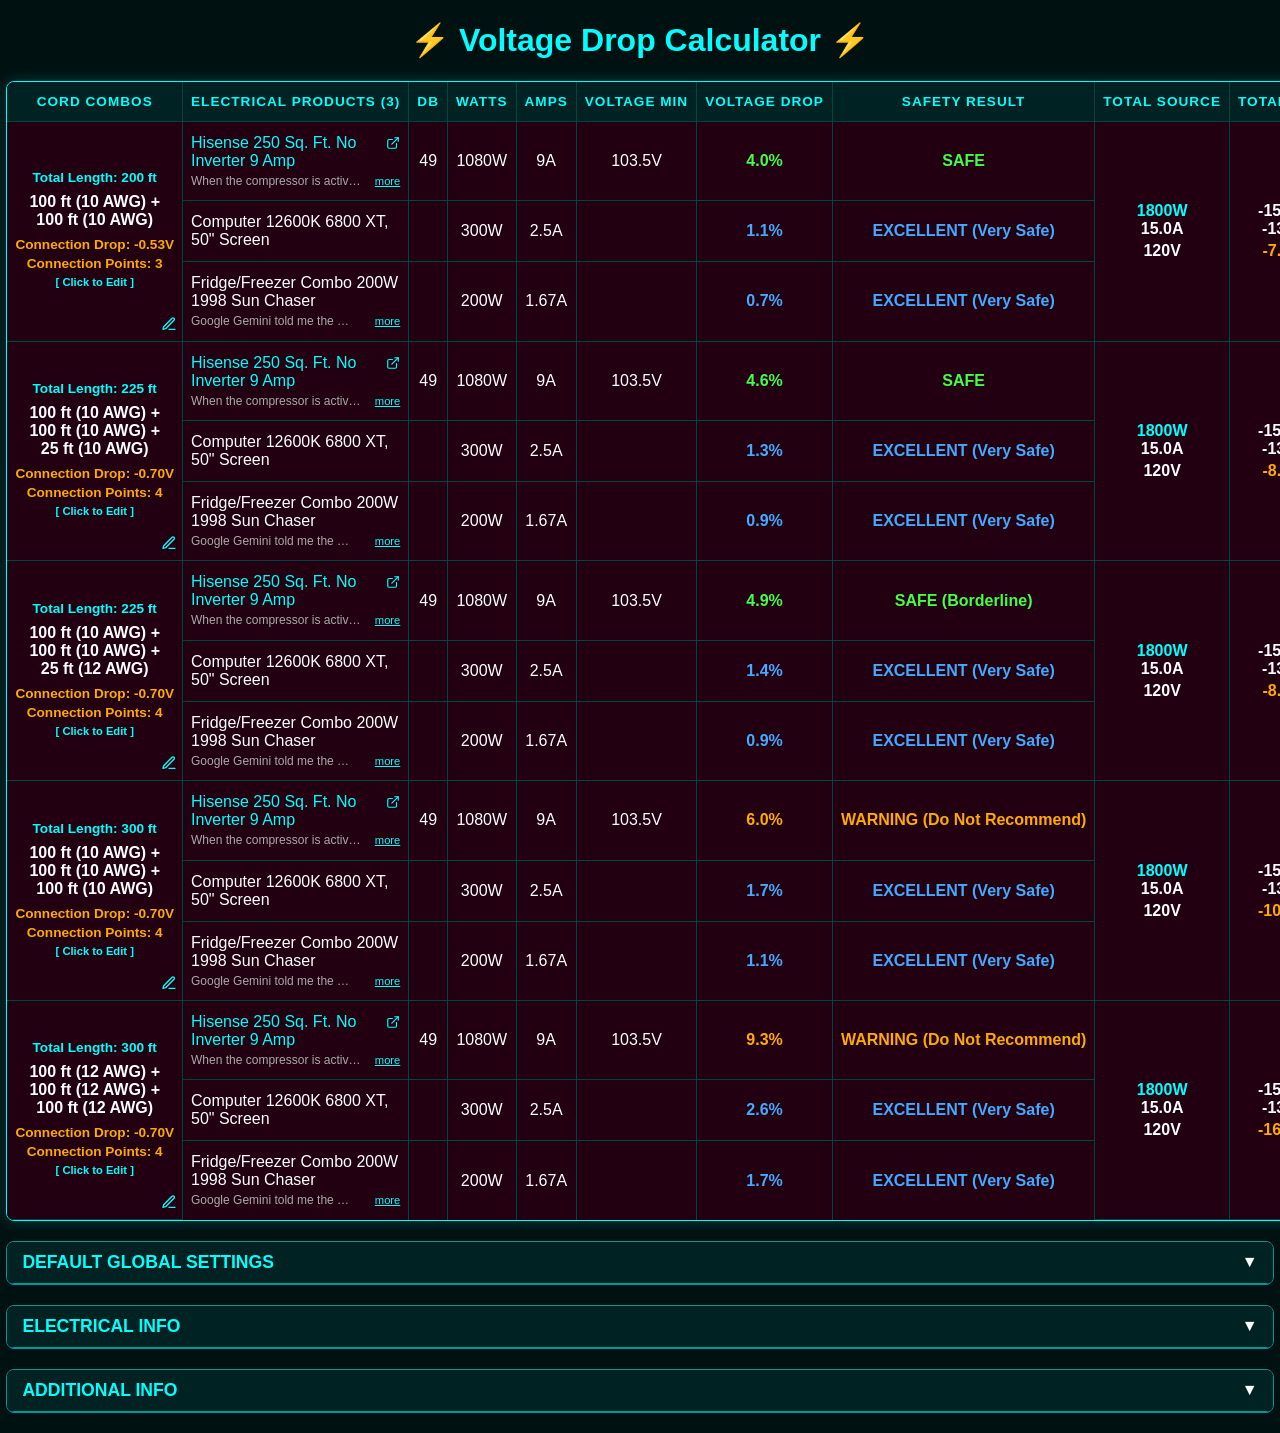
<file: index.html>
<!DOCTYPE html>
<html lang="en">
<head>
    <meta charset="UTF-8">
    <meta name="viewport" content="width=device-width, initial-scale=1.0">
    <title>Voltage Drop Calculator</title>
    <link rel="stylesheet" href="styles-root.css">
    <link rel="stylesheet" href="styles-rules.css">
</head>
<body style="margin: 0; padding: 0;">

    <div class="container">
        <h1>⚡ Voltage Drop Calculator ⚡</h1>
        
        <!-- Main Results Table -->
        <table id="results-table">
            <thead>
                <tr>
                    <th>Cord Combos</th>
                    <th id="header-products">Electrical Product</th>
                    <th>DB</th>
                    <th>Watts</th>
                    <th>Amps</th>
                    <th>Voltage Min</th>
                    <th>Voltage Drop</th>
                    <th>Safety Result</th>
                    <th>Total Source</th>
                    <th>Total Load</th>
                    <th>Available</th>
                </tr>
            </thead>
            <!-- Rows injected by JS using multiple tbody elements -->
        </table>

        <!-- Settings Accordion -->
        <div class="accordion-container" style="margin-top: 20px;">
            <div class="accordion-header" onclick="toggleAccordion()">
                <h3>Default Global Settings</h3>
                <span id="accordion-arrow">▲</span>
            </div>
            <div id="settings-content" class="accordion-content closed">
                <div class="import-export-container">
                    <button class="btn btn-edit" onclick="loadDefaultData()">Load Default Data</button>
                    <button class="btn btn-edit" onclick="exportData()">Export Data</button>
                    <button class="btn btn-edit" onclick="importData()">Import Data</button>
                    <input type="file" id="import-file" style="display:none" onchange="handleImport(event)">
                </div>
                <div class="settings-grid">
                    <div class="setting-item">
                        <label>Source Voltage (V)</label>
                        <input type="number" id="source-voltage" value="120" step="1" onchange="saveAndRender()">
                    </div>
                    <div class="setting-item">
                        <label>Outlet Amperage (A)</label>
                        <select id="outlet-amps" onchange="saveAndRender()">
                            <option value="15">15 Amps</option>
                            <option value="20">20 Amps</option>
                        </select>
                    </div>
                </div>

                <div class="visibility-split-container">
                    <!-- Cord Management -->
                    <div class="visibility-controls">
                        <span class="visibility-header">
                            Visible Cord Combos:
                            <button class="btn btn-add" style="padding: 2px 6px; font-size: 0.7em;" onclick="openCordModal()">+ Add</button>
                            <button class="btn btn-delete" style="padding: 2px 6px; font-size: 0.7em;" onclick="deleteAllCords()">Delete All</button>
                        </span>
                        <div id="cord-toggles" class="visibility-grid">
                            <!-- Checkboxes injected by JS -->
                        </div>
                    </div>

                    <!-- Product Management -->
                    <div class="visibility-controls">
                        <span class="visibility-header">
                            Visible Products:
                            <button class="btn btn-add" style="padding: 2px 6px; font-size: 0.7em;" onclick="openProductModal()">+ Add</button>
                            <button class="btn btn-delete" style="padding: 2px 6px; font-size: 0.7em;" onclick="deleteAllProducts()">Delete All</button>
                        </span>
                        <div id="product-toggles" class="visibility-grid">
                            <!-- Checkboxes injected by JS -->
                        </div>
                    </div>
                </div>
            </div>
        </div>

        <!-- Electrical Info Accordion -->
        <div class="accordion-container" style="margin-top: 20px;">
            <div class="accordion-header" onclick="toggleAccordion('electrical-info-content', 'electrical-info-arrow')">
                <h3>Electrical Info</h3>
                <span id="electrical-info-arrow">▼</span>
            </div>
            <div id="electrical-info-content" class="accordion-content closed">
                <p>The vast majority of outlets in the United States are 15 Amp outlets, estimated at approximately 90% to 95% of all residential receptacles.</p>
                <p><b>How to tell the difference:</b></p>
                <ul>
                    <li><b>15 Amp Outlet:</b> Features two vertical slots. Both slots are straight vertical lines.</li>
                    <li><b>20 Amp Outlet:</b> Recognizable by a horizontal "T" slot on the neutral (wider) side. This allows it to accept both standard 15 Amp plugs and special 20 Amp plugs.</li>
                </ul>
                <p><b>Amperage and Wattage Limits:</b></p>
                <p>It is important to understand that the amperage rating applies to the <b>entire duplex outlet</b> (both plug-in areas combined). At a standard 120V:</p>
                <ul>
                    <li><b>15 Amp Outlet:</b> Provides a maximum of <b>1,800 Watts</b> total.</li>
                    <li><b>20 Amp Outlet:</b> Provides a maximum of <b>2,400 Watts</b> total.</li>
                </ul>
                <p>In many cases, this limit applies to the entire circuit, which may share power across multiple outlets in a room.</p>
                <p><b>Connection Considerations and Power Loss:</b></p>
                <p>When running extension cords, keep in mind that every physical connection (plug to outlet, or cord to cord) introduces additional resistance.</p>
                <ul>
                    <li><b>Estimated Voltage Drop:</b> Each connection point can result in a voltage drop of approximately <b>0.1V to 0.3V</b> under load.</li>
                    <li><b>Power Loss:</b> At a 15 Amp load, a 0.2V drop means approximately <b>3 Watts</b> of energy is lost as heat at that specific plug junction.</li>
                </ul>
                <p>To minimize this, ensure all connections are tight and try to use the fewest number of cord segments possible. Loose connections significantly increase this loss and can become fire hazards.</p>
                <p><b>Source Voltage Considerations:</b></p>
                <p>While 120V is the standard, the actual voltage at your outlet can vary depending on your location, the time of day, and the overall load on the local grid. It is not uncommon to see readings as low as 110V or as high as 125V.</p>
                <p>To get the most accurate results from this calculator, you should measure the voltage directly from your source outlet using a multimeter or a plug-in voltage meter. Once you have an accurate reading, enter that number into the <b>Source Voltage (V)</b> field found in the <b>Default Global Settings</b> panel above. This ensures all calculations for voltage drop and available capacity are based on your specific real-world conditions.</p>
            </div>
        </div>

        <!-- Additional Info Accordion -->
        <div class="accordion-container" style="margin-top: 20px;">
            <div class="accordion-header" onclick="toggleAccordion('additional-info-content', 'additional-info-arrow')">
                <h3>Additional Info</h3>
                <span id="additional-info-arrow">▼</span>
            </div>
            <div id="additional-info-content" class="accordion-content closed">
The main purpose in mind when creating this voltage drop calculator was to achieve<br>
the following 2 end goals while only making a single run with an extension cord combo:<br><br>

&nbsp;&nbsp;&nbsp;&nbsp;<b>Goal #1:</b> To most efficiently manage life support in an RV (Fridge/Freezer/AC).<br><br>

&nbsp;&nbsp;&nbsp;&nbsp;<b>Goal #2:</b> To add a business computer and 50 inch flat screen on top of life support.<br><br>

The default Visible Midea Duo AC unit was chosen to start the calculator with because it hits the biggest bang for buck sweet spot in terms of power draw and cooling for my specific RV setup. It's a 10k BTU SACC unit that can cool up to 450 sq ft, which is more than enough for my RV. It also has an inverter compressor which allows it to adjust its power draw based on the cooling demand, making it more efficient and quieter compared to non-inverter units. The Midea Duo's ability to run in both Cool Mode and Fan Mode at different power levels provides flexibility in managing power consumption while still maintaining comfort. It also has a dual hose design which helps in efficient heat dissipation and eliminates a negative air pressure environment. Negative air pressure environments suck in hot air from outside which defeats the purpose of having an effective cooling system. Starting with this unit allows me to see how much watts/amps capacity I have left for additional products like the computer and flat screen, and helps me make informed decisions about cord combinations and potential upgrades in the future.

            </div>
        </div>
    </div>

    <!-- Product Modal -->
    <div id="product-modal" class="modal">
        <div class="modal-content">
            <span class="close-modal" onclick="closeModal('product-modal')">&times;</span>
            <h2 id="product-modal-title">Add Electrical Product</h2>
            <div class="modal-form-grid">
                <div class="form-group full-width">
                    <label>Product Name</label>
                    <input type="text" id="prod-name" placeholder="e.g. Midea Duo 14k" oninput="updateFindButtonsState()">
                </div>
                <div class="form-group">
                    <label>Watts (W)</label>
                    <input type="number" id="prod-watts" step="1" oninput="syncAmpsWatts('watts')">
                </div>
                <div class="form-group">
                    <label>Amps (A)</label>
                    <input type="number" id="prod-amps" step="0.1" oninput="syncAmpsWatts('amps')">
                </div>
                <div class="form-group">
                    <div style="display: flex; justify-content: space-between; align-items: center;">
                        <label>DB (Decibels)</label>
                        <button class="btn" id="btn-find-db" style="padding: 2px 6px; font-size: 0.7em;" onclick="findProductDB()" title="Find Product Decibles">Find</button>
                    </div>
                    <input type="text" id="prod-db" placeholder="e.g. 56H, 49M, 43L">
                </div>
                <div class="form-group">
                    <div style="display: flex; justify-content: space-between; align-items: center;">
                        <label>Voltage Min</label>
                        <button class="btn" id="btn-find-voltage" style="padding: 2px 6px; font-size: 0.7em;" onclick="findMinVoltage()" title="Find Minimum Product Voltage">Find</button>
                    </div>
                    <input type="number" id="prod-min-voltage" step="0.1" placeholder="e.g. 100">
                </div>
                <div class="form-group full-width">
                    <label>Product URL</label>
                    <div style="display: flex; gap: 10px;">
                        <input type="url" id="prod-url" style="flex-grow: 1;" placeholder="https://...">
                        <button class="btn" onclick="openUrlInNewTab()" title="Open link in new tab">
                            <svg width="16" height="16" viewBox="0 0 24 24" fill="none" stroke="currentColor" stroke-width="2" stroke-linecap="round" stroke-linejoin="round" style="vertical-align: middle;"><path d="M18 13v6a2 2 0 0 1-2 2H5a2 2 0 0 1-2-2V8a2 2 0 0 1 2-2h6"></path><polyline points="15 3 21 3 21 9"></polyline><line x1="10" y1="14" x2="21" y2="3"></line></svg>
                        </button>
                    </div>
                </div>
                <div class="form-group full-width">
                    <div style="display: flex; justify-content: space-between; align-items: center;">
                        <label>Notes</label>
                        <button class="btn-svg" id="btn-maximize-notes" onclick="toggleMaximizeNotes()" title="Maximize Notes">
                            <svg width="18" height="18" viewBox="0 0 24 24" fill="none" stroke="currentColor" stroke-width="2" stroke-linecap="round" stroke-linejoin="round"><polyline points="15 3 21 3 21 9"></polyline><polyline points="9 21 3 21 3 15"></polyline><line x1="21" y1="3" x2="14" y2="10"></line><line x1="3" y1="21" x2="10" y2="14"></line></svg>
                        </button>
                    </div>
                    <textarea id="prod-notes" class="auto-expand" placeholder="Enter product notes..." oninput="autoResize(this)"></textarea>
                </div>
            </div>
            <div class="modal-footer">
                <button class="btn btn-delete" id="btn-delete-product" style="display:none;" onclick="deleteProduct()">Delete</button>
                <button class="btn" onclick="closeModal('product-modal')">Cancel</button>
                <button class="btn btn-primary" onclick="saveProduct()">Save Product</button>
            </div>
        </div>
    </div>

    <!-- Notes Maximized Overlay -->
    <div id="notes-maximized-overlay" class="notes-maximized-container">
        <div class="notes-maximized-header">
            <h2 id="notes-maximized-title">Field Name</h2>
            <button class="btn-svg" onclick="toggleMaximizeNotes()" title="Minimize Notes">
                <svg width="24" height="24" viewBox="0 0 24 24" fill="none" stroke="currentColor" stroke-width="2" stroke-linecap="round" stroke-linejoin="round"><polyline points="4 14 10 14 10 20"></polyline><polyline points="20 10 14 10 14 4"></polyline><line x1="14" y1="10" x2="21" y2="3"></line><line x1="3" y1="21" x2="10" y2="14"></line></svg>
            </button>
        </div>
        <textarea id="notes-maximized-textarea" placeholder="Enter notes..."></textarea>
    </div>

    <!-- Cord Combo Modal -->
    <div id="cord-modal" class="modal">
        <div class="modal-content">
            <span class="close-modal" onclick="closeModal('cord-modal')">&times;</span>
            <h2 id="cord-modal-title">Add Cord Combination</h2>
            <div class="modal-form-grid">
                <div class="form-group full-width">
                    <label>Cord Combo Name</label>
                    <div style="display: flex; gap: 10px;">
                        <input type="text" id="cord-name" style="flex-grow: 1;" placeholder="e.g. Workshop Setup" oninput="handleNameInput()">
                        <button class="btn" id="btn-revert-name" onclick="revertToGeneratedName()" disabled title="Revert to generated name">↺ Auto</button>
                    </div>
                </div>
                <div class="form-group full-width">
                    <label>Cord Segments</label>
                    <div id="segment-list">
                        <!-- Segments added here -->
                    </div>
                    <button class="btn" style="margin-top:10px;" onclick="addSegment()">+ Add Segment</button>
                </div>
                <div class="form-group full-width">
                    <div style="display: flex; justify-content: space-between; align-items: center;">
                        <label>Notes</label>
                    </div>
                    <textarea id="cord-notes" class="auto-expand" placeholder="Enter cord notes..." oninput="autoResize(this)"></textarea>
                </div>
            </div>
            <div class="modal-footer">
                <button class="btn btn-delete" id="btn-delete-cord" style="display:none;" onclick="deleteCord()">Delete</button>
                <button class="btn" onclick="closeModal('cord-modal')">Cancel</button>
                <button class="btn btn-primary" onclick="saveCord()">Save Combo</button>
            </div>
        </div>
    </div>

    <script>
        // State Management
        let draggedItem = null;

        const DEFAULT_PRODUCTS = [
            {
                "id": 1,
                "name": "Hisense 250 Sq. Ft. No Inverter 9 Amp",
                "db": 52,
                "amps": 9,
                "visible": false,
                "watts": 1080,
                "url": "https://www.lowes.com/pd/Hisense-7000-BTU-DOE-115-Volt-White-Vented-Wi-Fi-enabled-Portable-Air-Conditioner-with-Remote-Cools-299-sq-ft/5005337835",
                "notes": "When the compressor is actively running in Cool Mode, the unit will pull a constant maximum wattage. Because it lacks an inverter, the compressor operates at a fixed speed, cycling entirely on and off instead of adjusting its cooling capacity.",
                "minVoltage": 103.5
            },
            {
                "id": 2,
                "name": "Midea Duo 450 Sq. Ft. With Inverter 10.5 Amp On High",
                "db": 52,
                "amps": 10.5,
                "visible": true,
                "watts": 1260,
                "url": "https://www.amazon.com/Midea-Efficiency-Conditioner-Compatible-Assistant/dp/B0GV3XFJPX",
                "notes": "The Midea Duo’s inverter compressor dynamically adjusts its power draw to match your cooling needs. Setting it to low, medium, or high directly changes both the wattage and amperage. Cool Mode: Can run on Low, Medium, or High. Fan Mode: Can also run on Low, Medium, or High (independent of the compressor).\n\nCool Mode Consumption:\nHigh: 1,100 ~> 1,200 W, 9.2 ~> 10.5 A\nMedium: 600 ~> 800 W, 5.0 ~> 6.7 A\nLow: 250 ~> 450 W, 2.1 ~> 3.8 A",
                "minVoltage": 100
            },
            {
                "id": 1779618072224,
                "name": "Midea Duo 450 Sq. Ft. With Inverter 6.7 Amp On Medium",
                "db": 47,
                "amps": 6.7,
                "watts": 804,
                "url": "https://www.amazon.com/Midea-Efficiency-Conditioner-Compatible-Assistant/dp/B0GV3XFJPX",
                "notes": "The Midea Duo’s inverter compressor dynamically adjusts its power draw to match your cooling needs. Setting it to low, medium, or high directly changes both the wattage and amperage. Cool Mode: Can run on Low, Medium, or High. Fan Mode: Can also run on Low, Medium, or High (independent of the compressor).\n\nCool Mode Consumption:\nHigh: 1,100 ~> 1,200 W, 9.2 ~> 10.5 A\nMedium: 600 ~> 800 W, 5.0 ~> 6.7 A\nLow: 250 ~> 450 W, 2.1 ~> 3.8 A",
                "visible": false,
                "minVoltage": 100
            },
            {
                "id": 1779618168928,
                "name": "Midea Duo 450 Sq. Ft. With Inverter 3.8 Amp On Low",
                "db": 42,
                "amps": 3.8,
                "watts": 456,
                "url": "https://www.amazon.com/Midea-Efficiency-Conditioner-Compatible-Assistant/dp/B0GV3XFJPX",
                "notes": "The Midea Duo’s inverter compressor dynamically adjusts its power draw to match your cooling needs. Setting it to low, medium, or high directly changes both the wattage and amperage. Cool Mode: Can run on Low, Medium, or High. Fan Mode: Can also run on Low, Medium, or High (independent of the compressor).\n\nCool Mode Consumption:\nHigh: 1,100 ~> 1,200 W, 9.2 ~> 10.5 A\nMedium: 600 ~> 800 W, 5.0 ~> 6.7 A\nLow: 250 ~> 450 W, 2.1 ~> 3.8 A",
                "visible": false,
                "minVoltage": 100
            },
            {
                "id": 3,
                "name": "Midea Duo 550 Sq. Ft. With Inverter 11.3 Amp On High",
                "db": 52,
                "amps": 11.3,
                "visible": false,
                "watts": 1356,
                "url": "https://www.amazon.com/Midea-Efficiency-Conditioner-Compatible-Assistant/dp/B0FC2SGGF9",
                "notes": "",
                "minVoltage": 100
            },
            {
                "id": 1779533104454,
                "name": "Computer 12600K 6800 XT, 50\" Screen",
                "db": 45,
                "amps": 2.5,
                "visible": true,
                "watts": 300,
                "url": "",
                "notes": ""
            },
            {
                "id": 1779535362238,
                "name": "Fridge/Freezer Combo 200W 1998 Sun Chaser ",
                "db": 45,
                "amps": 1.67,
                "watts": 200,
                "visible": true,
                "url": "",
                "notes": "Google Gemini told me the Fridge/Freezer combo might use either 200W or 400W in a 1998 Sun Chaser. I think I'm using the 200W version because if I was on the 400W version then I think I would be tripping breakers and I'm currently not tripping any breakers."
            }
        ];

        const DEFAULT_CORDS = [
            {
                "id": 1,
                "name": "200 ft (10 AWG)",
                "segments": [
                    {
                        "length": 100,
                        "awg": 10
                    },
                    {
                        "length": 100,
                        "awg": 10
                    }
                ],
                "visible": true
            },
            {
                "id": 3,
                "name": "200 ft (10 AWG) + 25 ft (10 AWG)",
                "segments": [
                    {
                        "length": 100,
                        "awg": 10
                    },
                    {
                        "length": 100,
                        "awg": 10
                    },
                    {
                        "length": 25,
                        "awg": 10
                    }
                ],
                "visible": true
            },
            {
                "id": 2,
                "name": "200 ft (10 AWG) + 25 ft (12 AWG)",
                "segments": [
                    {
                        "length": 100,
                        "awg": 10
                    },
                    {
                        "length": 100,
                        "awg": 10
                    },
                    {
                        "length": 25,
                        "awg": 12
                    }
                ],
                "visible": true
            },
            {
                "id": 1779533572152,
                "name": "300 ft (10 AWG)",
                "segments": [
                    {
                        "length": 100,
                        "awg": 10
                    },
                    {
                        "length": 100,
                        "awg": 10
                    },
                    {
                        "length": 100,
                        "awg": 10
                    }
                ],
                "visible": true
            },
            {
                "id": 1779579010445,
                "name": "300 ft (12 AWG)",
                "segments": [
                    {
                        "length": 100,
                        "awg": 12
                    },
                    {
                        "length": 100,
                        "awg": 12
                    },
                    {
                        "length": 100,
                        "awg": 12
                    }
                ],
                "visible": true
            }
        ];

        let products = JSON.parse(localStorage.getItem('vd_products')) || JSON.parse(JSON.stringify(DEFAULT_PRODUCTS));
        let cordCombos = JSON.parse(localStorage.getItem('vd_cords')) || JSON.parse(JSON.stringify(DEFAULT_CORDS));

        let editingId = null;

        // Resistance per 1000ft (Copper at 75C approx)
        const AWG_RESISTANCE = {
            10: 1.24,
            12: 1.98,
            14: 3.14,
            16: 4.99,
            18: 7.95
        };

        function saveToStorage() {
            localStorage.setItem('vd_products', JSON.stringify(products));
            localStorage.setItem('vd_cords', JSON.stringify(cordCombos));
            localStorage.setItem('vd_source_voltage', document.getElementById('source-voltage').value);
            localStorage.setItem('vd_outlet_amperage', document.getElementById('outlet-amps').value);
        }

        // UI Handlers
        // UI Handlers
        function toggleAccordion(contentId = 'settings-content', arrowId = 'accordion-arrow') {
            const content = document.getElementById(contentId);
            const arrow = document.getElementById(arrowId);
            content.classList.toggle('closed');
            const isClosed = content.classList.contains('closed');
            arrow.innerText = isClosed ? '▼' : '▲';
            
            // Save state to localStorage
            localStorage.setItem(`accordion_${contentId}`, isClosed ? 'closed' : 'open');
        }

        function restoreAccordionStates() {
            const accordions = [
                { contentId: 'settings-content', arrowId: 'accordion-arrow', default: 'closed' },
                { contentId: 'electrical-info-content', arrowId: 'electrical-info-arrow', default: 'closed' },
                { contentId: 'additional-info-content', arrowId: 'additional-info-arrow', default: 'closed' }
            ];

            accordions.forEach(acc => {
                const savedState = localStorage.getItem(`accordion_${acc.contentId}`);
                const content = document.getElementById(acc.contentId);
                const arrow = document.getElementById(acc.arrowId);
                
                // Use saved state if exists, otherwise use the default provided or assume closed
                const state = savedState || acc.default || 'closed';

                if (state === 'open') {
                    content.classList.remove('closed');
                    arrow.innerText = '▲';
                } else {
                    content.classList.add('closed');
                    arrow.innerText = '▼';
                }
            });
        }

        function closeModal(id) {
            document.getElementById(id).style.display = 'none';
            editingId = null;
        }

        function toggleNotes(id, btn) {
            const container = document.getElementById(id);
            container.classList.toggle('expanded');
            if (container.classList.contains('expanded')) {
                btn.innerHTML = 'less'; // Use &nbsp; to prevent underline from breaking into two lines
            } else {
                btn.innerHTML = 'more'; // Use &nbsp; to prevent underline from breaking into two lines
            }
        }

        function autoResize(textarea) {
            if (textarea.classList.contains('maximized-notes')) return;
            textarea.style.height = 'auto';
            textarea.style.height = textarea.scrollHeight + 'px';
        }

        function toggleMaximizeNotes() {
            const overlay = document.getElementById('notes-maximized-overlay');
            const mainTextarea = document.getElementById('prod-notes');
            const maxTextarea = document.getElementById('notes-maximized-textarea');
            const title = document.getElementById('notes-maximized-title');
            const productName = document.getElementById('prod-name').value;

            if (!overlay.classList.contains('active')) {
                // Maximize
                maxTextarea.value = mainTextarea.value;
                title.innerText = productName ? `Notes: ${productName}` : 'Notes';
                overlay.classList.add('active');
                maxTextarea.focus();
            } else {
                // Minimize
                mainTextarea.value = maxTextarea.value;
                overlay.classList.remove('active');
                autoResize(mainTextarea);
                mainTextarea.focus();
            }
        }

        function updateFindButtonsState() {
            const nameInput = document.getElementById('prod-name');
            const btnDb = document.getElementById('btn-find-db');
            const btnVolt = document.getElementById('btn-find-voltage');
            
            if (nameInput && btnDb && btnVolt) {
                const isDisabled = nameInput.value.trim() === '';
                btnDb.disabled = isDisabled;
                btnVolt.disabled = isDisabled;
            }
        }

        function openProductModal(id = null) {
            const modal = document.getElementById('product-modal');
            const title = document.getElementById('product-modal-title');
            const deleteBtn = document.getElementById('btn-delete-product');
            const notesField = document.getElementById('prod-notes');
            
            if (id) {
                const p = products.find(x => x.id === id);
                document.getElementById('prod-name').value = p.name;
                document.getElementById('prod-db').value = p.db || '';
                document.getElementById('prod-amps').value = p.amps;
                document.getElementById('prod-min-voltage').value = p.minVoltage || '';
                document.getElementById('prod-url').value = p.url || '';
                notesField.value = p.notes || '';
                syncAmpsWatts('amps');
                title.innerText = 'Edit Product';
                deleteBtn.style.display = 'block';
                editingId = id;
            } else {
                document.getElementById('prod-name').value = '';
                document.getElementById('prod-db').value = '';
                document.getElementById('prod-amps').value = '';
                document.getElementById('prod-min-voltage').value = '';
                document.getElementById('prod-watts').value = '';
                document.getElementById('prod-url').value = '';
                notesField.value = '';
                title.innerText = 'Add Electrical Product';
                deleteBtn.style.display = 'none';
            }
            modal.style.display = 'block';
            autoResize(notesField);
            updateFindButtonsState();
        }

        function openCordModal(id = null) {
            const modal = document.getElementById('cord-modal');
            const title = document.getElementById('cord-modal-title');
            const deleteBtn = document.getElementById('btn-delete-cord');
            const list = document.getElementById('segment-list');
            const notesField = document.getElementById('cord-notes');
            list.innerHTML = '';

            if (id) {
                const c = cordCombos.find(x => x.id === id);
                document.getElementById('cord-name').value = c.name;
                notesField.value = c.notes || '';
                c.segments.forEach(seg => addSegment(seg.length, seg.awg));
                title.innerText = 'Edit Cord Combo';
                deleteBtn.style.display = 'block';
                editingId = id;
            } else {
                document.getElementById('cord-name').value = '';
                notesField.value = '';
                addSegment(50, 12);
                title.innerText = 'Add Cord Combination';
                deleteBtn.style.display = 'none';
            }
            document.getElementById('btn-revert-name').disabled = true;
            modal.style.display = 'block';
            autoResize(notesField);
        }

        function generateCordName() {
            const segElements = document.querySelectorAll('.segment-item');
            const segments = [];
            segElements.forEach(el => {
                const length = parseFloat(el.querySelector('.seg-len').value);
                const awg = parseInt(el.querySelector('.seg-awg').value);
                if (!isNaN(length)) segments.push({ length, awg });
            });

            if (segments.length === 0) return "";

            // Sort by length descending
            segments.sort((a, b) => b.length - a.length);

            return segments.map(s => `${s.length} ft (${s.awg} AWG)`).join(' + ');
        }

        function handleNameInput() {
            const input = document.getElementById('cord-name');
            const generated = generateCordName();
            const btn = document.getElementById('btn-revert-name');
            
            // Enable button only if user entered something different from generated
            btn.disabled = (input.value === generated || input.value.trim() === "");
        }

        function revertToGeneratedName() {
            const input = document.getElementById('cord-name');
            input.value = generateCordName();
            document.getElementById('btn-revert-name').disabled = true;
        }

        function updateCordNameUI() {
            const input = document.getElementById('cord-name');
            if (input.value === "" || document.getElementById('btn-revert-name').disabled) {
                const generated = generateCordName();
                if (generated) {
                    input.value = generated;
                    document.getElementById('btn-revert-name').disabled = true;
                }
            }
        }

        function addSegment(len = '', gauge = 12) {
            const list = document.getElementById('segment-list');
            const div = document.createElement('div');
            div.className = 'segment-item';
            div.innerHTML = `
                <div class="form-group">
                    <label>Length (ft)</label>
                    <input type="number" class="seg-len" value="${len}" placeholder="Feet" oninput="updateCordNameUI()">
                </div>
                <div class="form-group">
                    <label>AWG</label>
                    <select class="seg-awg" onchange="updateCordNameUI()">
                        <option value="10" ${gauge == 10 ? 'selected' : ''}>10 AWG</option>
                        <option value="12" ${gauge == 12 ? 'selected' : ''}>12 AWG</option>
                        <option value="14" ${gauge == 14 ? 'selected' : ''}>14 AWG</option>
                        <option value="16" ${gauge == 16 ? 'selected' : ''}>16 AWG</option>
                    </select>
                </div>
                <button class="btn btn-delete" onclick="this.parentElement.remove(); updateCordNameUI();">X</button>
            `;
            list.appendChild(div);
        }

        function syncAmpsWatts(source) {
            const v = parseFloat(document.getElementById('source-voltage').value) || 120;
            const ampsInput = document.getElementById('prod-amps');
            const wattsInput = document.getElementById('prod-watts');

            if (source === 'amps') {
                const a = parseFloat(ampsInput.value);
                if (!isNaN(a)) wattsInput.value = Math.round(a * v);
            } else {
                const w = parseFloat(wattsInput.value);
                if (!isNaN(w)) ampsInput.value = (w / v).toFixed(2);
            }
        }

        function saveProduct() {
            const name = document.getElementById('prod-name').value;
            const db = document.getElementById('prod-db').value;
            const amps = parseFloat(document.getElementById('prod-amps').value);
            const minVoltage = parseFloat(document.getElementById('prod-min-voltage').value) || 0;
            const watts = parseInt(document.getElementById('prod-watts').value);
            const url = document.getElementById('prod-url').value;
            const notes = document.getElementById('prod-notes').value;
            
            if (!name || isNaN(amps)) return alert('Please fill in all fields');

            if (editingId) {
                const p = products.find(x => x.id === editingId);
                p.name = name;
                p.db = db;
                p.amps = amps;
                p.minVoltage = minVoltage;
                p.watts = watts;
                p.url = url;
                p.notes = notes;
            } else {
                products.push({ id: Date.now(), name, db, amps, minVoltage, watts, url, notes, visible: true });
            }
            
            saveToStorage();
            closeModal('product-modal');
            renderAll();
        }

        function saveCord() {
            const name = document.getElementById('cord-name').value;
            const notes = document.getElementById('cord-notes').value;
            const segElements = document.querySelectorAll('.segment-item');
            const segments = [];
            
            segElements.forEach(el => {
                const length = parseFloat(el.querySelector('.seg-len').value);
                const awg = parseInt(el.querySelector('.seg-awg').value);
                if (!isNaN(length)) segments.push({ length, awg });
            });

            if (!name || segments.length === 0) return alert('Please fill in all fields');

            if (editingId) {
                const c = cordCombos.find(x => x.id === editingId);
                c.name = name;
                c.notes = notes;
                c.segments = segments;
            } else {
                cordCombos.push({ id: Date.now(), name, segments, notes, visible: true });
            }

            saveToStorage();
            closeModal('cord-modal');
            renderAll();
        }

        function deleteProduct(id = null) {
            const targetId = id || editingId;
            if (confirm('Delete this product?')) {
                products = products.filter(x => x.id !== targetId);
                saveToStorage();
                if (!id) closeModal('product-modal');
                renderAll();
            }
        }

        function deleteCord(id = null) {
            const targetId = id || editingId;
            if (confirm('Delete this cord combo?')) {
                cordCombos = cordCombos.filter(x => x.id !== targetId);
                saveToStorage();
                if (!id) closeModal('cord-modal');
                renderAll();
            }
        }

        function deleteAllProducts() {
            if (confirm('Are you sure you want to delete ALL products? This cannot be undone.')) {
                products = [];
                saveToStorage();
                renderAll();
            }
        }

        function deleteAllCords() {
            if (confirm('Are you sure you want to delete ALL cord combinations? This cannot be undone.')) {
                cordCombos = [];
                saveToStorage();
                renderAll();
            }
        }

        function toggleProductVisibility(id) {
            const p = products.find(x => x.id === id);
            p.visible = !p.visible;
            saveToStorage();
            renderTable();
        }

        function toggleCordVisibility(id) {
            const c = cordCombos.find(x => x.id === id);
            c.visible = !c.visible;
            saveToStorage();
            renderTable();
        }

        // Calculation Engine
        function calculateVoltageDrop(amps, segments) {
            const vSource = parseFloat(document.getElementById('source-voltage').value) || 120;
            let totalDropV = 0;
            let totalLength = 0;

            segments.forEach(seg => {
                const r = AWG_RESISTANCE[seg.awg];
                // Formula: Vdrop = (2 * L * R * I) / 1000
                const drop = (2 * seg.length * r * amps) / 1000;
                totalDropV += drop;
                totalLength += seg.length;
            });

            // Connection loss: 0.2V drop at 15A per connection point.
            // Resistance per connection = 0.2 / 15 = 0.013333...
            const numConnections = segments.length + 1;
            const resistancePerConnection = 0.2 / 15;
            const connectionDropV = numConnections * (amps * resistancePerConnection);
            
            const combinedDropV = totalDropV + connectionDropV;

            const dropPercent = (combinedDropV / vSource) * 100;
            return {
                dropPercent: dropPercent.toFixed(1),
                totalDropV: combinedDropV.toFixed(2),
                cordDropV: totalDropV.toFixed(2),
                connectionDropV: connectionDropV.toFixed(2),
                totalLength,
                numConnections
            };
        }

        function getSafetyResult(percent) {
            const p = parseFloat(percent);
            if (p < 3.5) return { class: 'excellent', text: 'EXCELLENT (Very Safe)' };
            if (p < 4.8) return { class: 'safe', text: 'SAFE' };
            if (p < 5.0) return { class: 'safe', text: 'SAFE (Borderline)' };
            if (p === 5.0) return { class: 'safe', text: 'SAFE (Exact Legal Limit)' };
            if (p < 5.4) return { class: 'warning', text: 'WARNING (Fails 5% Rule)' };
            if (p < 5.7) return { class: 'warning', text: 'WARNING (Exceeds 5%)' };
            return { class: 'warning', text: 'WARNING (Do Not Recommend)' };
        }

        // Drag and Drop Handlers
        function handleDragStart(e, type, id) {
            draggedItem = { type, id };
            e.target.classList.add('dragging');
            e.dataTransfer.effectAllowed = 'move';
        }

        function handleDragEnd(e) {
            e.target.classList.remove('dragging');
            draggedItem = null;
        }

        function handleDragOver(e, type) {
            e.preventDefault();
            if (!draggedItem || draggedItem.type !== type) return;
            
            e.dataTransfer.dropEffect = 'move';
            const target = e.target.closest('.visibility-item');
            if (target && !target.classList.contains('dragging')) {
                target.classList.add('drag-over');
            }
        }

        function handleDragLeave(e) {
            const target = e.target.closest('.visibility-item');
            if (target) {
                target.classList.remove('drag-over');
            }
        }

        function handleDrop(e, type, targetId) {
            e.preventDefault();
            const target = e.target.closest('.visibility-item');
            if (target) target.classList.remove('drag-over');

            if (!draggedItem || draggedItem.type !== type || draggedItem.id === targetId) return;

            const list = type === 'products' ? products : cordCombos;
            const fromIndex = list.findIndex(item => item.id === draggedItem.id);
            const toIndex = list.findIndex(item => item.id === targetId);

            if (fromIndex !== -1 && toIndex !== -1) {
                const [movedItem] = list.splice(fromIndex, 1);
                list.splice(toIndex, 0, movedItem);
                saveToStorage();
                renderAll();
            }
        }

        // Import / Export Logic
        function exportData() {
            const data = {
                products: products,
                cordCombos: cordCombos,
                sourceVoltage: parseFloat(document.getElementById('source-voltage').value),
                outletAmperage: parseFloat(document.getElementById('outlet-amps').value),
                version: "1.0",
                exportDate: new Date().toISOString()
            };
            const json = JSON.stringify(data, null, 2);
            const dataStr = "data:text/json;charset=utf-8," + encodeURIComponent(json);
            const downloadAnchorNode = document.createElement('a');
            downloadAnchorNode.setAttribute("href", dataStr);
            downloadAnchorNode.setAttribute("download", `voltage-drop-data-${new Date().toISOString().split('T')[0]}.json`);
            document.body.appendChild(downloadAnchorNode);
            downloadAnchorNode.click();
            downloadAnchorNode.remove();
        }

        function importData() {
            document.getElementById('import-file').click();
        }

        async function loadDefaultData(showConfirm = true) {
            if (showConfirm && !confirm('Load default data? This will overwrite your current settings, products and cord combos.')) {
                return;
            }

            try {
                const response = await fetch('defaults.json');
                const data = await response.json();
                if (data.products && data.cordCombos) {
                    products = data.products;
                    cordCombos = data.cordCombos;
                    if (data.sourceVoltage) document.getElementById('source-voltage').value = data.sourceVoltage;
                    if (data.outletAmperage) document.getElementById('outlet-amps').value = data.outletAmperage;
                    saveToStorage();
                    renderAll();
                    if (showConfirm) alert('Default data loaded successfully!');
                }
            } catch (error) {
                console.error('Error loading defaults.json:', error);
                if (showConfirm) alert('Error loading defaults.json. Please ensure the file exists and you are using a web server.');
            }
        }

        function openUrlInNewTab() {
            const url = document.getElementById("prod-url").value;
            if (url) {
                window.open(url, "_blank");
            } else {
                alert("Please enter a URL first.");
            }
        }

        function findMinVoltage() {
            const name = document.getElementById('prod-name').value;
            if (name) {
                const query = encodeURIComponent(`${name}. What is the Minimum Required Voltage?`);
                window.open(`https://www.google.com/search?q=${query}`, "_blank");
            } else {
                alert("Please enter a Product Name first.");
            }
        }

        function findProductDB() {
            const name = document.getElementById('prod-name').value;
            if (name) {
                const query = encodeURIComponent(`${name}. What are the Decibels?`);
                window.open(`https://www.google.com/search?q=${query}`, "_blank");
            } else {
                alert("Please enter a Product Name first.");
            }
        }

        function handleImport(event) {
            const file = event.target.files[0];
            if (!file) return;

            const reader = new FileReader();
            reader.onload = function(e) {
                try {
                    const data = JSON.parse(e.target.result);
                    if (data.products && data.cordCombos) {
                        if (confirm('Import data? This will overwrite your current settings, products and cord combos.')) {
                            products = data.products;
                            cordCombos = data.cordCombos;
                            if (data.sourceVoltage) document.getElementById('source-voltage').value = data.sourceVoltage;
                            if (data.outletAmperage) document.getElementById('outlet-amps').value = data.outletAmperage;
                            saveToStorage();
                            renderAll();
                            alert('Data imported successfully!');
                        }
                    } else {
                        alert('Invalid data format.');
                    }
                } catch (err) {
                    alert('Error parsing JSON file.');
                }
            };
            reader.readAsText(file);
            event.target.value = ''; // Reset input
        }

        // Rendering
        function renderToggles() {
            const prodContainer = document.getElementById('product-toggles');
            prodContainer.innerHTML = '';
            products.forEach(p => {
                const div = document.createElement('div');
                div.className = 'visibility-item';
                div.draggable = true;
                div.ondragstart = (e) => handleDragStart(e, 'products', p.id);
                div.ondragover = (e) => handleDragOver(e, 'products');
                div.ondragleave = (e) => handleDragLeave(e);
                div.ondrop = (e) => handleDrop(e, 'products', p.id);
                div.ondragend = (e) => handleDragEnd(e);
                
                div.innerHTML = `
                    <span class="drag-handle" title="Drag to reorder">☰</span>
                    <input type="checkbox" id="chk-p-${p.id}" ${p.visible ? 'checked' : ''} onchange="toggleProductVisibility(${p.id})">
                    <label for="chk-p-${p.id}">${p.name}</label>
                    <button class="btn btn-edit" style="padding: 2px 6px; font-size: 0.7em;" onclick="openProductModal(${p.id})">Edit</button>
                    <button class="btn btn-delete" style="padding: 2px 6px; font-size: 0.7em;" onclick="deleteProduct(${p.id})">Delete</button>
                `;
                prodContainer.appendChild(div);
            });

            const cordContainer = document.getElementById('cord-toggles');
            cordContainer.innerHTML = '';
            cordCombos.forEach(c => {
                const div = document.createElement('div');
                div.className = 'visibility-item';
                div.draggable = true;
                div.ondragstart = (e) => handleDragStart(e, 'cords', c.id);
                div.ondragover = (e) => handleDragOver(e, 'cords');
                div.ondragleave = (e) => handleDragLeave(e);
                div.ondrop = (e) => handleDrop(e, 'cords', c.id);
                div.ondragend = (e) => handleDragEnd(e);

                div.innerHTML = `
                    <span class="drag-handle" title="Drag to reorder">☰</span>
                    <input type="checkbox" id="chk-c-${c.id}" ${c.visible ? 'checked' : ''} onchange="toggleCordVisibility(${c.id})">
                    <label for="chk-c-${c.id}">${c.name}</label>
                    <button class="btn btn-edit" style="padding: 2px 6px; font-size: 0.7em;" onclick="openCordModal(${c.id})">Edit</button>
                    <button class="btn btn-delete" style="padding: 2px 6px; font-size: 0.7em;" onclick="deleteCord(${c.id})">Delete</button>
                `;
                cordContainer.appendChild(div);
            });
        }

        function renderTable() {
            const table = document.getElementById('results-table');
            const visibleProductsCount = products.filter(p => p.visible).length;
            document.getElementById('header-products').innerText = `ELECTRICAL PRODUCTS (${visibleProductsCount})`;
            // Remove all existing tbody elements
            const oldBodies = table.querySelectorAll('tbody');
            oldBodies.forEach(b => b.remove());
            
            const visibleProducts = products.filter(p => p.visible);
            const visibleCords = cordCombos.filter(c => c.visible);

            if (visibleProducts.length === 0 || visibleCords.length === 0) {
                const emptyBody = document.createElement('tbody');
                emptyBody.innerHTML = `<tr><td colspan="11">No ${visibleProducts.length === 0 ? 'products' : 'cord combos'} enabled.</td></tr>`;
                table.appendChild(emptyBody);
                return;
            }

            const vSource = parseFloat(document.getElementById('source-voltage').value) || 120;
            const outletLimitAmps = parseFloat(document.getElementById('outlet-amps').value) || 15;
            const outletLimitWatts = outletLimitAmps * vSource;

            const totalVisibleWatts = visibleProducts.reduce((sum, p) => sum + (p.watts || Math.round(p.amps * vSource)), 0);
            const totalVisibleAmps = visibleProducts.reduce((sum, p) => sum + p.amps, 0);

            const remainingAmps = outletLimitAmps - totalVisibleAmps;
            const remainingWatts = outletLimitWatts - totalVisibleWatts;
            const isOverloaded = remainingAmps < 0;

            visibleCords.forEach(cord => {
                const groupBody = document.createElement('tbody');
                groupBody.className = 'results-group';

                const totalCalc = calculateVoltageDrop(totalVisibleAmps, cord.segments);
                const remainingVoltage = vSource - totalCalc.totalDropV;

                visibleProducts.forEach((prod, index) => {
                    const row = document.createElement('tr');
                    const calc = calculateVoltageDrop(prod.amps, cord.segments);
                    const safety = getSafetyResult(calc.dropPercent);

                    const isVoltageTooLow = prod.minVoltage && remainingVoltage < prod.minVoltage;

                    let cordCell = '';
                    let totalSourceCell = '';
                    let totalLoadCell = '';
                    let availableCell = '';
                    if (index === 0) {
                        const pencilColor = cord.notes ? 'var(--highlight)' : '#777';
                        const tooltipText = cord.notes ? cord.notes.replace(/"/g, '"') : 'No notes defined';

                        cordCell = `
                            <td rowspan="${visibleProducts.length}" class="cord-setup-cell" onclick="openCordModal(${cord.id})" style="cursor:pointer; border-right: 1px solid #044; position: relative; padding-bottom: 20px;">
                                <span class="total-length">Total Length: ${totalCalc.totalLength} ft</span>
                                <div style="margin: 8px 0;">${cord.name.replace(/\+/g, '+<br>')}</div>
                                <div style="margin-top: 8px;">
                                    <span class="total-length" style="color: var(--safety-warning);">Connection Drop: -${totalCalc.connectionDropV}V</span>
                                    <span class="total-length" style="color: var(--safety-warning);">Connection Points: ${totalCalc.numConnections}</span>
                                </div>
                                <div style="font-size:0.7em; color:var(--highlight); margin-top:5px;">[ Click to Edit ]</div>
                                <div class="custom-tooltip" style="position: absolute; bottom: 5px; right: 5px; color: ${pencilColor};" onclick="event.stopPropagation(); openCordModal(${cord.id});">
                                    <svg width="16" height="16" viewBox="0 0 24 24" fill="none" stroke="currentColor" stroke-width="2" stroke-linecap="round" stroke-linejoin="round"><path d="M12 20h9"></path><path d="M16.5 3.5a2.121 2.121 0 0 1 3 3L7 19l-4 1 1-4L16.5 3.5z"></path></svg>
                                    <span class="custom-tooltip-text">${tooltipText}</span>
                                </div>
                            </td>
                        `;
                        totalSourceCell = `
                            <td rowspan="${visibleProducts.length}" style="font-weight:bold; border-right: 1px solid #044;">
                                <div style="color:var(--highlight);">${outletLimitWatts.toFixed(0)}W</div>
                                <div style="color:#fff;">${outletLimitAmps.toFixed(1)}A</div>
                                <div style="color:#fff; margin-top:4px;">${vSource}V</div>
                            </td>
                        `;
                        totalLoadCell = `
                            <td rowspan="${visibleProducts.length}" style="font-weight:bold; border-right: 1px solid #044;">
                                <div>-${totalVisibleWatts}W</div>
                                <div style="color:#fff;">-${totalVisibleAmps.toFixed(1)}A</div>
                                <div style="color:var(--safety-warning); margin-top:4px;">-${totalCalc.totalDropV}V</div>
                            </td>
                        `;
                        const remainingVoltageStr = remainingVoltage.toFixed(2);
                        availableCell = `
                            <td rowspan="${visibleProducts.length}" style="font-weight:bold; border-right: none;">
                                <div style="color:var(--highlight);">${remainingWatts.toFixed(0)}W</div>
                                <div style="color:#fff;">${remainingAmps.toFixed(1)}A</div>
                                <div style="margin-top:4px; color:${isOverloaded ? 'var(--safety-danger)' : 'var(--capacity-ok)'};">${remainingVoltageStr}V</div>
                                ${isOverloaded ? `<div style="font-size:0.7em; margin-top:5px; color:var(--safety-danger);">OVERLOAD</div>` : ''}
                            </td>
                        `;
                    }

                    let notesHtml = "";
                    if (prod.notes) {
                        const notesId = `notes-${cord.id}-${prod.id}`;
                        notesHtml = `
                            <div class="notes-wrapper">
                                <div id="${notesId}" class="notes-container">${prod.notes}</div>
                                <span class="toggle-notes" onclick="toggleNotes('${notesId}', this)">more</span>
                            </div>
                        `;
                    }

                    let prodNameCell = `
                        ${prod.url ? `
                            <a href="${prod.url}" target="_blank" class="external-link-icon" title="Open link in new tab">
                                <svg width="14" height="14" viewBox="0 0 24 24" fill="none" stroke="currentColor" stroke-width="2" stroke-linecap="round" stroke-linejoin="round"><path d="M18 13v6a2 2 0 0 1-2 2H5a2 2 0 0 1-2-2V8a2 2 0 0 1 2-2h6"></path><polyline points="15 3 21 3 21 9"></polyline><line x1="10" y1="14" x2="21" y2="3"></line></svg>
                            </a>
                        ` : ""}
                        <div style="text-align: left;">
                            ${prod.url ? `<a href="${prod.url}" target="_blank" style="color:var(--highlight); text-decoration:none;">${prod.name}</a>` : prod.name}
                            ${notesHtml}
                        </div>
                    `;

                    row.innerHTML = `
                        ${cordCell}
                        <td class="product-name-cell">${prodNameCell}</td>
                        <td>${prod.db || ''}</td>
                        <td>${prod.watts || Math.round(prod.amps * vSource)}W</td>
                        <td>${prod.amps}A</td>
                        <td style="color: ${isVoltageTooLow ? 'var(--safety-danger)' : 'inherit'}">${prod.minVoltage ? prod.minVoltage + 'V' : ''}</td>
                        <td class="${safety.class}">${calc.dropPercent}%</td>
                        <td class="${safety.class}">${safety.text}</td>
                        ${totalSourceCell}
                        ${totalLoadCell}
                        ${availableCell}
                    `;
                    groupBody.appendChild(row);
                });
                table.appendChild(groupBody);
            });
        }

        function saveAndRender() {
            saveToStorage();
            renderTable();
        }

        function renderAll() {
            renderToggles();
            renderTable();
        }

        // Init
        document.getElementById('source-voltage').addEventListener('change', () => {
            saveAndRender();
        });

        // Close modal on backdrop click
        window.addEventListener('click', (event) => {
            if (event.target.classList.contains('modal')) {
                closeModal(event.target.id);
            }
        });

        // Close modal on Escape key
        window.addEventListener('keydown', (event) => {
            if (event.key === 'Escape') {
                const overlay = document.getElementById('notes-maximized-overlay');
                if (overlay.classList.contains('active')) {
                    toggleMaximizeNotes();
                    return;
                }
                ['product-modal', 'cord-modal'].forEach(id => {
                    const modal = document.getElementById(id);
                    if (modal && modal.style.display === 'block') {
                        closeModal(id);
                    }
                });
            }
        });

        async function initializeApp() {
            const storedProducts = localStorage.getItem('vd_products');
            const storedCords = localStorage.getItem('vd_cords');
            const storedVoltage = localStorage.getItem('vd_source_voltage');
            const storedAmperage = localStorage.getItem('vd_outlet_amperage');

            if (storedProducts && storedCords) {
                products = JSON.parse(storedProducts);
                cordCombos = JSON.parse(storedCords);
                if (storedVoltage) document.getElementById('source-voltage').value = storedVoltage;
                if (storedAmperage) document.getElementById('outlet-amps').value = storedAmperage;
                renderAll();
            } else {
                await loadDefaultData(false);
            }
            restoreAccordionStates();
        }

        window.onload = initializeApp;

    </script>
</body>
</html>
</file>
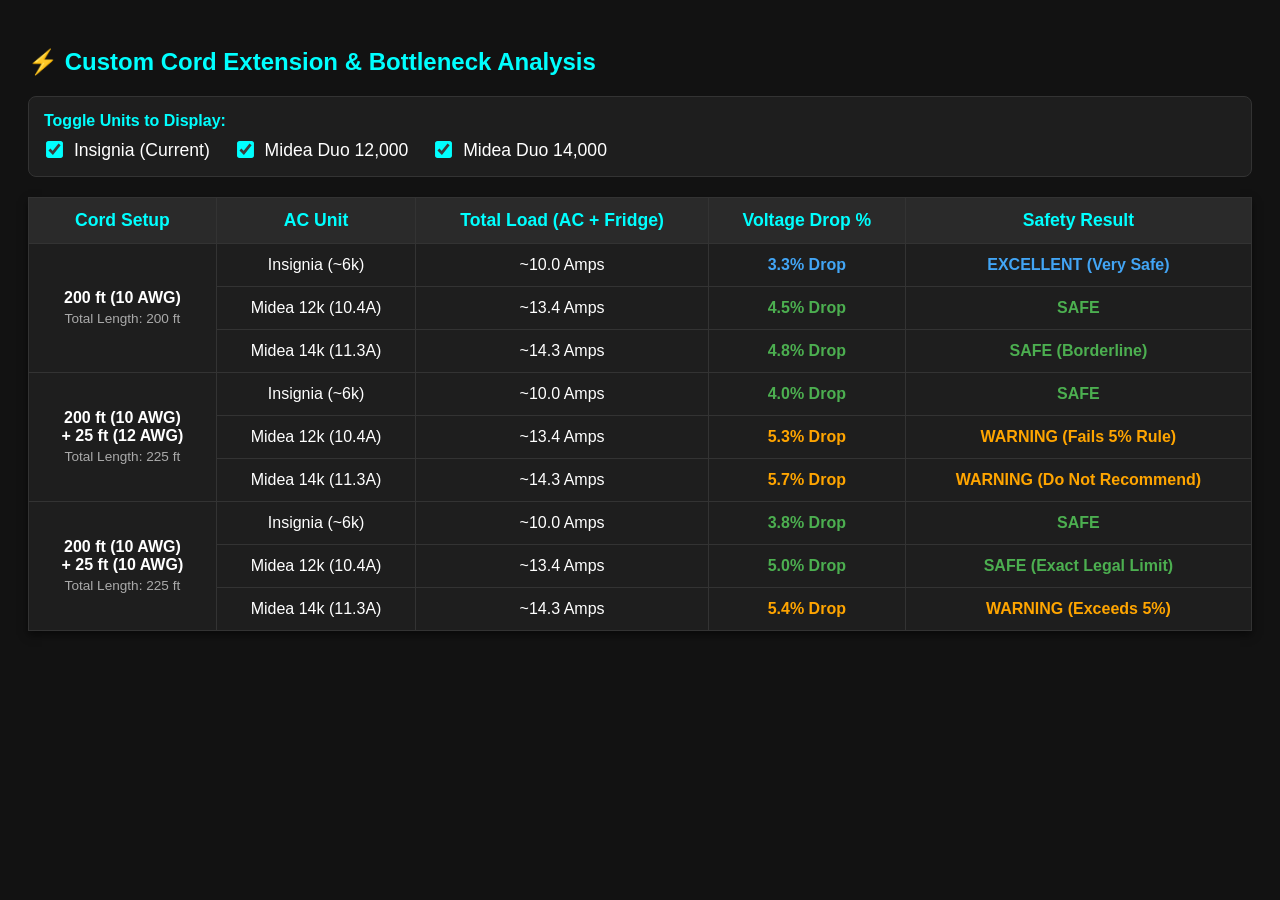
<file: Media/ai studio code - concept.html>
<!DOCTYPE html>
<html lang="en">
<head>
<meta charset="UTF-8">
<title>Mixed Extension Cord VD Calculator</title>
<style>
    body {
        background-color: #121212;
        color: #FFF;
        font-family: sans-serif;
        padding: 20px;
    }
    h2 {
        color: #0FF;
    }
    .controls {
        background-color: #1E1E1E;
        padding: 15px;
        border: 1px solid #333;
        border-radius: 8px;
        margin-bottom: 20px;
    }
    .controls label {
        margin-right: 20px;
        font-size: 1.1em;
        cursor: pointer;
    }
    .controls input[type="checkbox"] {
        transform: scale(1.3);
        margin-right: 8px;
        accent-color: #0FF;
    }
    table {
        width: 100%;
        border-collapse: collapse;
        background-color: #1E1E1E;
        box-shadow: 0 4px 8px rgba(0,0,0,0.5);
    }
    th, td {
        border: 1px solid #333;
        padding: 12px;
        text-align: center;
    }
    th {
        color: #0FF;
        background-color: #2A2A2A;
        font-size: 1.1em;
    }
    .red { color: #FF4C4C; font-weight: bold; }
    .orange { color: #FFA500; font-weight: bold; }
    .green { color: #4CAF50; font-weight: bold; }
    .blue { color: #42A5F5; font-weight: bold; }
    .cord-setup { font-weight: bold; color: #FFF; }
    .sub-text { font-size: 0.85em; color: #AAA; display: block; margin-top: 4px; }
    
    tr { transition: opacity 0.2s; }
</style>
</head>
<body>

    <h2>⚡ Custom Cord Extension & Bottleneck Analysis</h2>
    
    <div class="controls">
        <strong style="color: #0FF; display: block; margin-bottom: 10px;">Toggle Units to Display:</strong>
        <label>
            <input type="checkbox" id="chk-insignia" checked onchange="filterTable()"> 
            Insignia (Current)
        </label>
        <label>
            <input type="checkbox" id="chk-midea12" checked onchange="filterTable()"> 
            Midea Duo 12,000
        </label>
        <label>
            <input type="checkbox" id="chk-midea14" checked onchange="filterTable()"> 
            Midea Duo 14,000
        </label>
    </div>

    <table>
        <thead>
            <tr>
                <th>Cord Setup</th>
                <th>AC Unit</th>
                <th>Total Load (AC + Fridge)</th>
                <th>Voltage Drop %</th>
                <th>Safety Result</th>
            </tr>
        </thead>
        <tbody>
            
            <!-- SCENARIO 1: 200 FT / 10 GAUGE ONLY -->
            <tr class="row-insignia">
                <td rowspan="3" id="cell-sec1">
                    <span class="cord-setup">200 ft (10 AWG)</span>
                    <span class="sub-text">Total Length: 200 ft</span>
                </td>
                <td>Insignia (~6k)</td>
                <td>~10.0 Amps</td>
                <td class="blue">3.3% Drop</td>
                <td class="blue">EXCELLENT (Very Safe)</td>
            </tr>
            <tr class="row-midea12">
                <td style="display:none;" class="cell-span-sec1">
                    <span class="cord-setup">200 ft (10 AWG)</span>
                    <span class="sub-text">Total Length: 200 ft</span>
                </td>
                <td>Midea 12k (10.4A)</td>
                <td>~13.4 Amps</td>
                <td class="green">4.5% Drop</td>
                <td class="green">SAFE</td>
            </tr>
            <tr class="row-midea14">
                <td style="display:none;" class="cell-span-sec1">
                    <span class="cord-setup">200 ft (10 AWG)</span>
                    <span class="sub-text">Total Length: 200 ft</span>
                </td>
                <td>Midea 14k (11.3A)</td>
                <td>~14.3 Amps</td>
                <td class="green">4.8% Drop</td>
                <td class="green">SAFE (Borderline)</td>
            </tr>

            <!-- SCENARIO 2: 200 FT 10 GAUGE + 25 FT 12 GAUGE -->
            <tr class="row-insignia">
                <td rowspan="3" id="cell-sec2">
                    <span class="cord-setup">200 ft (10 AWG)<br>+ 25 ft (12 AWG)</span>
                    <span class="sub-text">Total Length: 225 ft</span>
                </td>
                <td>Insignia (~6k)</td>
                <td>~10.0 Amps</td>
                <td class="green">4.0% Drop</td>
                <td class="green">SAFE</td>
            </tr>
            <tr class="row-midea12">
                <td style="display:none;" class="cell-span-sec2">
                    <span class="cord-setup">200 ft (10 AWG)<br>+ 25 ft (12 AWG)</span>
                    <span class="sub-text">Total Length: 225 ft</span>
                </td>
                <td>Midea 12k (10.4A)</td>
                <td>~13.4 Amps</td>
                <td class="orange">5.3% Drop</td>
                <td class="orange">WARNING (Fails 5% Rule)</td>
            </tr>
            <tr class="row-midea14">
                <td style="display:none;" class="cell-span-sec2">
                    <span class="cord-setup">200 ft (10 AWG)<br>+ 25 ft (12 AWG)</span>
                    <span class="sub-text">Total Length: 225 ft</span>
                </td>
                <td>Midea 14k (11.3A)</td>
                <td>~14.3 Amps</td>
                <td class="orange">5.7% Drop</td>
                <td class="orange">WARNING (Do Not Recommend)</td>
            </tr>

            <!-- SCENARIO 3: 200 FT 10 GAUGE + 25 FT 10 GAUGE -->
            <tr class="row-insignia">
                <td rowspan="3" id="cell-sec3">
                    <span class="cord-setup">200 ft (10 AWG)<br>+ 25 ft (10 AWG)</span>
                    <span class="sub-text">Total Length: 225 ft</span>
                </td>
                <td>Insignia (~6k)</td>
                <td>~10.0 Amps</td>
                <td class="green">3.8% Drop</td>
                <td class="green">SAFE</td>
            </tr>
            <tr class="row-midea12">
                <td style="display:none;" class="cell-span-sec3">
                    <span class="cord-setup">200 ft (10 AWG)<br>+ 25 ft (10 AWG)</span>
                    <span class="sub-text">Total Length: 225 ft</span>
                </td>
                <td>Midea 12k (10.4A)</td>
                <td>~13.4 Amps</td>
                <td class="green">5.0% Drop</td>
                <td class="green">SAFE (Exact Legal Limit)</td>
            </tr>
            <tr class="row-midea14">
                <td style="display:none;" class="cell-span-sec3">
                    <span class="cord-setup">200 ft (10 AWG)<br>+ 25 ft (10 AWG)</span>
                    <span class="sub-text">Total Length: 225 ft</span>
                </td>
                <td>Midea 14k (11.3A)</td>
                <td>~14.3 Amps</td>
                <td class="orange">5.4% Drop</td>
                <td class="orange">WARNING (Exceeds 5%)</td>
            </tr>

        </tbody>
    </table>

    <script>
        function filterTable() {
            const showInsignia = document.getElementById('chk-insignia').checked;
            const showMidea12 = document.getElementById('chk-midea12').checked;
            const showMidea14 = document.getElementById('chk-midea14').checked;

            const rows = [
                { className: '.row-insignia', isVisible: showInsignia },
                { className: '.row-midea12', isVisible: showMidea12 },
                { className: '.row-midea14', isVisible: showMidea14 }
            ];

            const groups = ['sec1', 'sec2', 'sec3'];
            
            groups.forEach(group => {
                let visibleCount = 0;
                let firstVisibleRow = null;

                rows.forEach(r => {
                    const elements = document.querySelectorAll(r.className);
                    elements.forEach(el => {
                        if (el.innerHTML.includes(group)) {
                            el.style.display = r.isVisible ? '' : 'none';
                            
                            const hiddenSpan = el.querySelector(`.cell-span-${group}`);
                            if (hiddenSpan) hiddenSpan.style.display = 'none';

                            if (r.isVisible) {
                                visibleCount++;
                                if (!firstVisibleRow) firstVisibleRow = el;
                            }
                        }
                    });
                });

                const mainCell = document.getElementById(`cell-${group}`);
                if (mainCell) mainCell.style.display = 'none';

                if (firstVisibleRow) {
                    if (firstVisibleRow.classList.contains('row-insignia')) {
                        mainCell.style.display = '';
                        mainCell.rowSpan = visibleCount;
                    } else {
                        const fallbackCell = firstVisibleRow.querySelector(`.cell-span-${group}`);
                        if (fallbackCell) {
                            fallbackCell.style.display = '';
                            fallbackCell.rowSpan = visibleCount;
                        }
                    }
                }
            });
        }
    </script>

</body>
</html>
</file>
<file: styles-root.css>
:root {
    --bg-color: #011;
    --text-color: #fff;
    --table-border: #0ff;
    --table-header-bg-color: #022;
    --table-row-bg-color: #201;
    --table-row-hover-bg-color: #401;
    --total-length-text-color: #0FF;
    --input-bg: #111;
    --highlight: #0ff;
    
    /* Accordion Variables */
    --question-bg-color: #022;
    --question-border-color: #099;
    --question-hover-bg-color: #033;
    --answer-bg-color: #000;
    --border-radius: 8px;
    --accordion-spacing: 10px;
    --panel-bg-color: #201;
    --capacity-ok: #4F4;
    --capacity-over: #F44;

    /* Button Variables */
    --button-text-color: #FFF;
    --button-bg-color: #033;
    --button-svg-color: #0FF;
    --button-border-color: #0FF;
    --button-hover-bg-color: #066;

    /* Input Variables */
    --input-text-color: #FFF;
    --input-bg-color: #011;
    --input-border-color: #0FF;
    --input-placeholder-text-color: #999;

    /* Tool Tip Variables */
    --tooltip-bg-color: #011;
    --tooltip-text-color: #FFF;
    --tooltip-border-color: #0FF;

    /* Safety Result Colors */
    --safety-excellent: #4AF;
    --safety-safe: #4F4;
    --safety-warning: #FA0;
    --safety-danger: #F44;
}
</file>
<file: styles-rules.css>
* {
    box-sizing: border-box;
}

body {
    font-family: 'Segoe UI', "Arial Narrow", Tahoma, Geneva, Verdana, sans-serif;
    background-color: var(--bg-color);
    color: var(--text-color);
    padding: 20px;
    margin: 0px;
    display: flex;
    flex-direction: column;
    align-items: center;
}

h1, h2 {
    color: var(--highlight);
    text-align: center;
}

.container {
    width: 99%;
    max-width: none;
}

/* Accordion Styles */
.accordion-container {
    margin-bottom: 20px;
    border: 1px solid var(--question-border-color);
    border-radius: var(--border-radius);
    overflow: hidden;
    width: 100%;
}

.accordion-header {
    background-color: var(--question-bg-color);
    color: #fff;
    padding: 10px 15px;
    cursor: pointer;
    display: flex;
    justify-content: space-between;
    align-items: center;
    border-bottom: 1px solid var(--question-border-color);
    transition: background-color 0.2s;
}

.accordion-header:hover {
    background-color: var(--question-hover-bg-color);
}

.accordion-header h3 {
    margin: 0;
    color: var(--highlight);
    font-size: 1.1em;
    text-transform: uppercase;
}

.accordion-content {
    background-color: var(--panel-bg-color);
    padding: 15px;
    position: relative;
    max-height: 2000px;
    opacity: 1;
    overflow: hidden;
    transition: max-height 0.5s ease, padding 0.5s ease, opacity 0.5s ease;
}

.accordion-content.closed {
    max-height: 0;
    padding-top: 0;
    padding-bottom: 0;
    opacity: 0;
    pointer-events: none;
}

.settings-grid {
    display: grid;
    grid-template-columns: repeat(auto-fill, minmax(180px, 1fr));
    gap: 15px;
    align-items: end;
}

.setting-item {
    display: flex;
    flex-direction: column;
}

.setting-item label {
    margin-bottom: 5px;
    color: var(--highlight);
    font-size: 0.9em;
    font-weight: bold;
}

/* Visibility Grid */
.visibility-split-container {
    display: grid;
    grid-template-columns: 1fr 1fr;
    gap: 20px;
    margin-top: 20px;
    padding-top: 15px;
    border-top: 1px solid #333;
}

.visibility-controls {
    /* Now managed by parent split-container */
}

.visibility-header {
    color: var(--highlight);
    font-weight: bold;
    margin-bottom: 10px;
    display: flex;
    align-items: center;
    gap: 10px;
}

.visibility-grid {
    display: flex;
    flex-direction: column;
    gap: 8px;
}

.visibility-item {
    display: flex;
    align-items: center;
    gap: 8px;
    color: #ccc;
    font-size: 0.9em;
}

.visibility-item span {
    cursor: pointer;
}

.visibility-item span:hover {
    color: var(--highlight);
}

.visibility-item input[type="checkbox"] {
    transform: scale(1.2);
    accent-color: var(--highlight);
}

.drag-handle {
    cursor: grab;
    padding-right: 5px;
    color: var(--highlight);
    user-select: none;
    font-size: 1.2em;
}

.visibility-item.dragging {
    opacity: 0.4;
    background-color: rgba(0, 255, 255, 0.1);
}

.visibility-item.drag-over {
    border-top: 2px solid var(--highlight);
    margin-top: -2px;
}

/* Buttons */
.button-group {
    display: flex;
    gap: 10px;
    margin-top: 15px;
}

.btn {
    background-color: var(--button-bg-color);
    color: var(--button-text-color);
    border: 1px solid var(--button-border-color);
    padding: 6px 12px;
    border-radius: 4px;
    cursor: pointer;
    font-size: 0.9em;
    font-weight: bold;
    transition: all 0.2s;
}

.btn:hover {
    background-color: var(--button-hover-bg-color);
    box-shadow: 0 0 5px var(--highlight);
}

.btn:disabled {
    background-color: #333;
    color: #777;
    border-color: #444;
    cursor: not-allowed;
    box-shadow: none;
    pointer-events: none;
}

.btn-add { }
.btn-edit { }
.btn-delete { border-color: #f44; }
.btn-delete:hover { background-color: #660000; box-shadow: 0 0 5px #f44; }

.import-export-container {
    position: absolute;
    top: 15px;
    right: 15px;
    display: flex;
    gap: 10px;
}

/* Table Styles */
table {
    width: 100%;
    border-collapse: separate;
    border-spacing: 0;
    margin-top: 20px;
    box-shadow: 0 0 15px rgba(0, 255, 255, 0.2);
    border: 1px solid var(--table-border);
    border-radius: var(--border-radius);
    overflow: hidden;
}

th, td {
    border-right: 1px solid #044;
    border-bottom: 1px solid #044;
    padding: 12px 8px;
    text-align: center;
    white-space: nowrap;
}

.product-name-cell {
    white-space: normal !important;
    padding-right: 8px !important; /* Resetting padding to match others */
}

.external-link-icon {
    float: right;
    margin-top: 2px;
    margin-left: 10px;
    color: var(--highlight);
    display: flex;
    align-items: center;
    justify-content: center;
    transition: transform 0.2s;
}

.external-link-icon:hover {
    transform: scale(1.2);
    color: #fff;
}

.notes-wrapper {
    display: flex;
    align-items: baseline;
    justify-content: space-between;
    gap: 10px;
    width: 100%;
}

th {
    background-color: var(--table-header-bg-color);
    color: var(--highlight);
    text-transform: uppercase;
    font-size: 0.85em;
    letter-spacing: 1px;
}

td {
    background-color: var(--table-row-bg-color);
}

.results-group:hover td {
    background-color: var(--table-row-hover-bg-color);
}

tbody:last-of-type tr:last-child td {
    border-bottom: none;
}

.cord-setup-cell {
    font-weight: bold;
    color: #fff;
}

.total-length {
    font-size: 0.85em;
    color: var(--total-length-text-color);
    display: block;
    margin-top: 4px;
}

/* Safety Classes */
.excellent { color: var(--safety-excellent); font-weight: bold; }
.safe { color: var(--safety-safe); font-weight: bold; }
.warning { color: var(--safety-warning); font-weight: bold; }
.danger { color: var(--safety-danger); font-weight: bold; }

/* Modal Styles */
.modal {
    display: none;
    position: fixed;
    z-index: 2000;
    left: 0;
    top: 0;
    width: 100%;
    height: 100%;
    background-color: rgba(0,0,0,0.85);
    backdrop-filter: blur(5px);
}

.modal-content {
    background-color: #002222;
    margin: 10% auto;
    padding: 25px;
    border: 1px solid var(--highlight);
    border-radius: 12px;
    width: 90%;
    max-width: 800px;
    box-shadow: 0 0 30px rgba(0, 255, 255, 0.4);
    position: relative;
}

.close-modal {
    color: #AAA;
    float: right;
    font-size: 28px;
    font-weight: bold;
    cursor: pointer;
    line-height: 20px;
}

.close-modal:hover { color: #fff; }

.modal-form-grid {
    display: grid;
    grid-template-columns: repeat(4, 1fr);
    gap: 20px;
    margin-top: 20px;
}

.full-width { grid-column: span 4; }

.form-group {
    display: flex;
    flex-direction: column;
    gap: 5px;
}

.form-group label {
    color: var(--highlight);
    font-weight: bold;
    font-size: 0.9em;
}

input, select, textarea {
    background-color: var(--input-bg-color);
    color: var(--input-text-color);
    border: 1px solid var(--input-border-color);
    padding: 8px;
    border-radius: 4px;
    font-family: inherit;
}

input::placeholder, textarea::placeholder {
    color: var(--input-placeholder-text-color);
    opacity: 1;
}

input:focus, select:focus, textarea:focus {
    outline: none;
    border-color: var(--highlight);
    box-shadow: 0 0 5px var(--highlight);
}

textarea.auto-expand {
    overflow: hidden;
    resize: none;
    min-height: 60px;
    line-height: 1.4;
}

.modal-footer {
    margin-top: 25px;
    display: flex;
    justify-content: flex-end;
    gap: 10px;
}

/* Segment Manager */
#segment-list {
    margin-top: 10px;
    border: 1px solid #044;
    padding: 10px;
    border-radius: 4px;
}

.segment-item {
    display: grid;
    grid-template-columns: 1fr 1fr auto;
    gap: 10px;
    margin-bottom: 10px;
    align-items: end;
}

/* Tooltip style similar to screenshot icon */
.help-icon {
    cursor: help;
    color: var(--highlight);
    margin-left: 5px;
    font-size: 0.9em;
}

/* Custom Tooltip Styles */
.custom-tooltip {
    position: relative;
    display: inline-block;
    cursor: pointer;
}

.custom-tooltip .custom-tooltip-text {
    visibility: hidden;
    width: max-content;
    min-width: 260px; /* Prevents early wrapping on narrow parent containers */
    max-width: 380px; /* Expand up to the DB column border but never past it */
    background-color: var(--tooltip-bg-color, #011);
    color: var(--tooltip-text-color, #FFF);
    border: 1px solid var(--tooltip-border-color, #0FF);
    text-align: left;
    border-radius: 6px;
    padding: 8px 12px;
    position: absolute;
    z-index: 1000;
    bottom: 125%; /* Position above the tooltip icon */
    left: -20px; /* Position to the right, within the table boundaries */
    margin-bottom: 5px;
    opacity: 0;
    transition: opacity 0.3s, visibility 0.3s;
    font-size: 0.8em;
    font-weight: normal;
    white-space: pre-wrap; /* Preserve formatting and wrap */
    overflow-wrap: break-word;
    box-shadow: 0 4px 10px rgba(0, 0, 0, 0.5);
    pointer-events: none; /* Prevent tooltip from blocking mouse events */
}

/* Arrow/tooltip pointer */
.custom-tooltip .custom-tooltip-text::after {
    content: "";
    position: absolute;
    top: 100%; /* At the bottom of the tooltip */
    left: 24px; /* Align arrow with the pencil icon */
    margin-left: -5px;
    border-width: 5px;
    border-style: solid;
    border-color: var(--tooltip-border-color, #0FF) transparent transparent transparent;
}

.custom-tooltip:hover .custom-tooltip-text {
    visibility: visible;
    opacity: 1;
}

/* Collapsible Notes */
.notes-container {
    max-height: 1.2em;
    overflow: hidden;
    transition: max-height 0.3s ease-in-out;
    font-size: 0.75em;
    color: #aaa;
    margin-top: 4px;
    text-align: left;
    line-height: 1.2;
    display: -webkit-box;
    -webkit-line-clamp: 1;
    -webkit-box-orient: vertical;
    white-space: pre-wrap;
    word-break: break-word;
}
.notes-container.expanded {
    max-height: 1000px; /* High enough to accommodate content */
    -webkit-line-clamp: unset;
    display: block;
}
.toggle-notes {
    color: var(--highlight);
    cursor: pointer;
    font-size: 0.7em;
    text-decoration: underline;
    display: inline-block;
    margin-top: 2px;
    user-select: none;
    white-space: nowrap;
}

/* SVG Buttons */
.btn svg, .btn-svg svg, .product-name-cell svg {
    stroke: var(--button-svg-color);
}

.btn-svg {
    background: none;
    border: none;
    padding: 4px;
    cursor: pointer;
    color: var(--button-svg-color);
    display: flex;
    align-items: center;
    justify-content: center;
    transition: transform 0.2s;
}

.btn-svg:hover {
    transform: scale(1.2);
    color: #fff;
}

.notes-maximized-container {
    display: none;
    position: fixed;
    top: 0;
    left: 0;
    width: 100vw;
    height: 100vh;
    z-index: 3000;
    background-color: var(--bg-color);
    padding: 20px;
    flex-direction: column;
}

.notes-maximized-container.active {
    display: flex;
}

.notes-maximized-header {
    display: flex;
    justify-content: space-between;
    align-items: center;
    margin-bottom: 15px;
    flex-shrink: 0;
}

.notes-maximized-header h2 {
    margin: 0;
    font-size: 1.5em;
    color: var(--highlight);
    text-align: left;
}

.notes-maximized-container textarea {
    flex-grow: 1;
    background-color: var(--input-bg-color);
    color: var(--input-text-color);
    border: 1px solid var(--highlight);
    padding: 20px;
    font-size: 1.1em;
    resize: none;
    outline: none;
    width: 100%;
    overflow-y: auto;
}

.notes-maximized-container textarea:focus {
    box-shadow: 0 0 15px var(--highlight);
}
</file>
